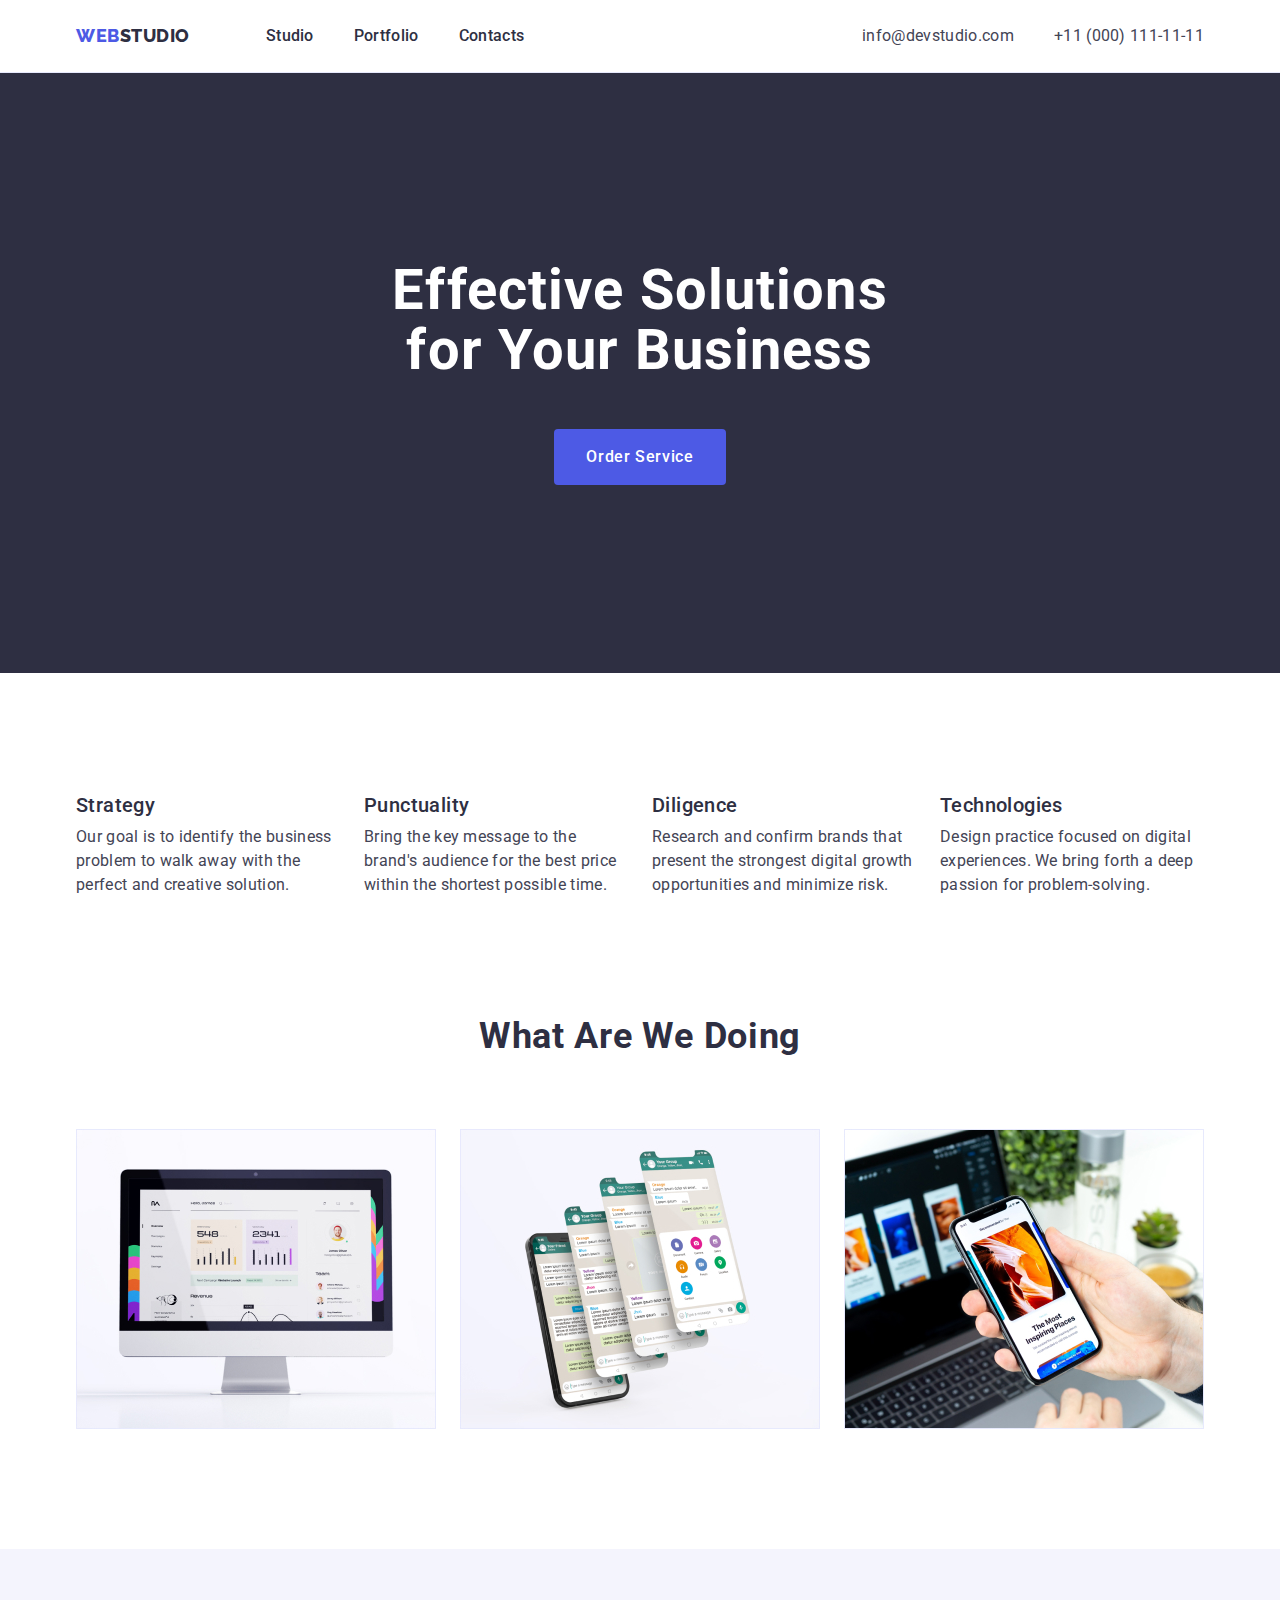
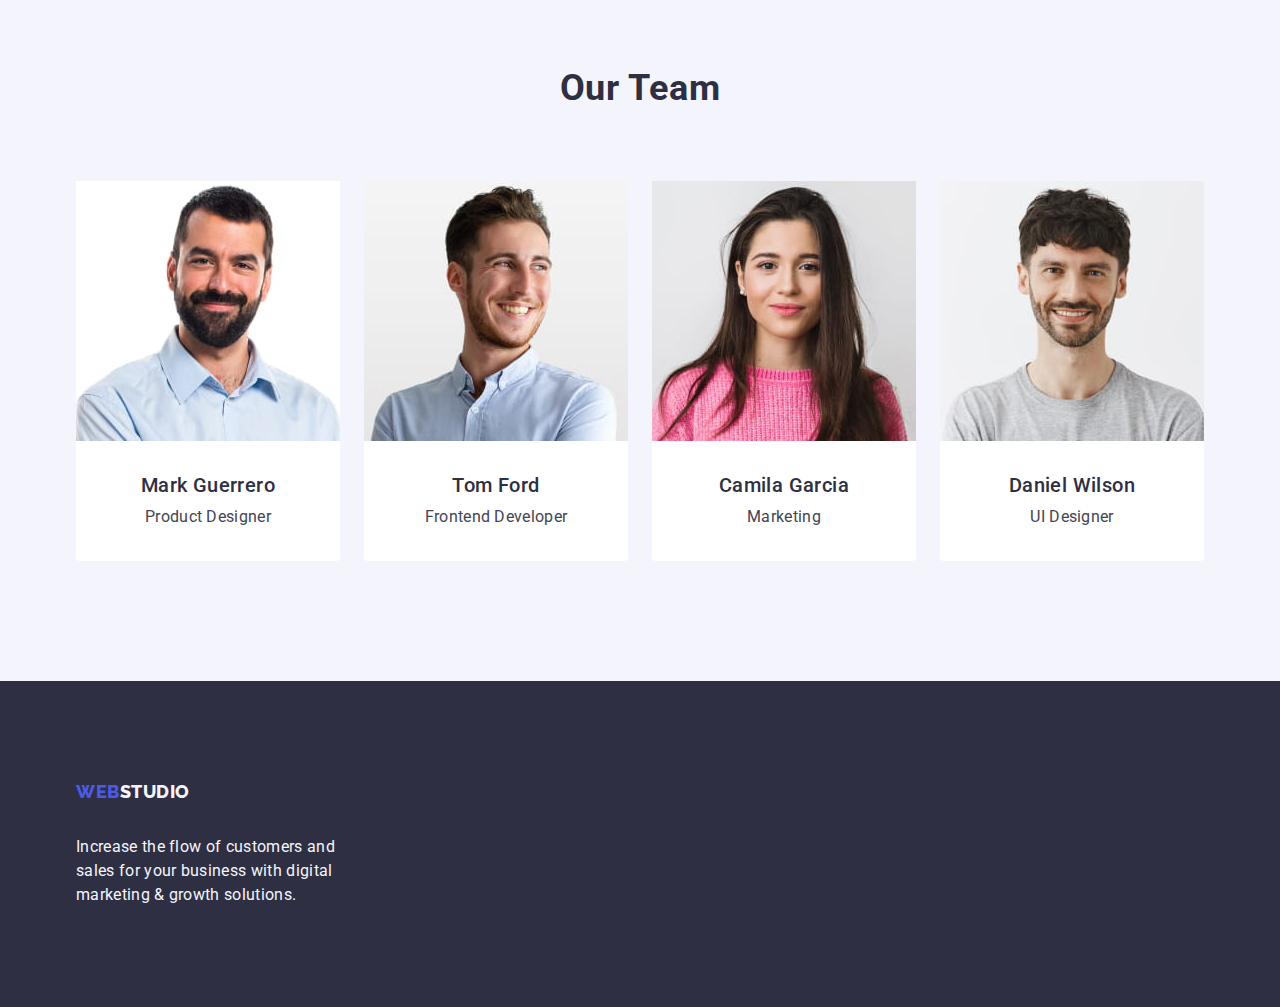
<file: index.html>
<!DOCTYPE html>
<html lang="en">
  <head>
    <meta charset="UTF-8" />
    <meta http-equiv="X-UA-Compatible" content="IE=edge" />
    <meta name="viewport" content="width=device-width>, initial-scale=1.0" />
    <title>WebStudio</title>
    <link rel="preconnect" href="https://fonts.googleapis.com" />
    <link rel="preconnect" href="https://fonts.gstatic.com" crossorigin />

    <link
      href="https://fonts.googleapis.com/css2?family=Montserrat:wght@400;600&family=Raleway:wght@800&family=Roboto+Mono:wght@600&family=Roboto:wght@400;500;700&display=swap"
      rel="stylesheet"
    />
    <link
      href="https://cdn.jsdelivr.net/npm/modern-normalize@2.0.0/modern-normalize.min.css"
      rel="stylesheet"
    />
    <link rel="stylesheet" href="./css/styles.css" />
  </head>
  <body>
    <header class="header">
      <div class="header-container container">
        <nav class="header-nav">
          <a class="header-logo link" href="./index.html">Web<span class="logo">Studio</span></a>
          <ul class="list header-list">
            <li><a class="header-link link" href="./index.html">Studio </a> </li>
            <li><a class="header-link link" href="./portfolio.html">Portfolio</a></li>
            <li><a class="header-link link" href="">Contacts</a></li>
          </ul>
        </nav>
        <address class="address">
          <ul class="header-contacts list contacts-container">
            <li
              ><a class="address-link link" href="mailto:info@devstudio.com"
                >info@devstudio.com</a
              ></li
            >
            <li><a class="address-link link" href="tel:+110001111111">+11 (000) 111-11-11</a></li>
          </ul>
        </address>
      </div>
    </header>

    <main>
      <!--Hero section -->
      <section class="hero-section">
        <div class="container">
          <h1 class="hero-title">Effective Solutions for Your Business</h1>
          <button class="hero-button" type="button">Order Service </button>
        </div>
      </section>

      <!--Section 1 -->
      <section class="goal-section">
        <div class="container">
          <h2 class="visually-hidden">Our goal and mission</h2>
          <ul class="goal-list list">
            <li class="goal-item">
              <h3 class="card-title">Strategy</h3>
              <p class="card-text">
                Our goal is to identify the business problem to walk away with the perfect and
                creative solution.
              </p>
            </li>
            <li class="goal-item">
              <h3 class="card-title">Punctuality</h3>
              <p class="card-text">
                Bring the key message to the brand's audience for the best price within the shortest
                possible time.
              </p>
            </li>
            <li class="goal-item">
              <h3 class="card-title">Diligence</h3>
              <p class="card-text">
                Research and confirm brands that present the strongest digital growth opportunities
                and minimize risk.
              </p>
            </li>
            <li class="goal-item">
              <h3 class="card-title">Technologies</h3>
              <p class="card-text">
                Design practice focused on digital experiences. We bring forth a deep passion for
                problem-solving.
              </p>
            </li>
          </ul>
        </div>
      </section>

      <!--Section 2 -->
      <section class="directions-section section">
        <div class="container">
          <h2 class="subtitle">What are we doing</h2>
          <ul class="directions-list list">
            <li class="directions-item"
              ><img src="./images/monitor.jpg" alt="Monitor" width="360" height="300"
            /></li>
            <li class="directions-item"
              ><img src="./images/messenger.jpg" alt="Messenger" width="360" height="300"
            /></li>
            <li class="directions-item"
              ><img src="./images/mobilephone.jpg" alt="Mobilephone" width="360" height="300"
            /></li>
          </ul>
        </div>
      </section>

      <!--Section 3 -->
      <section class="team-section">
        <div class="container">
          <h2 class="subtitle">Our Team</h2>
          <ul class="team-list list">
            <li class="team-card">
              <img src="./images/mark-guero.jpg" alt="Mark Guero" width="264" height="260" />
              <div class="card-team-description">
                <h3 class="team-card-title card-title">Mark Guerrero</h3>
                <p class="team-card-text card-text">Product Designer</p>
              </div>
            </li>
            <li class="team-card">
              <img src="./images/tom-ford.jpg" alt="Tom Ford" width="264" height="260" />
              <div class="card-team-description">
                <h3 class="team-card-title card-title">Tom Ford</h3>
                <p class="team-card-text card-text">Frontend Developer</p>
              </div>
            </li>
            <li class="team-card">
              <img src="./images/camila-garcia.jpg" alt="Camila Garcia" width="264" height="260" />
              <div class="card-team-description">
                <h3 class="team-card-title card-title">Camila Garcia</h3>
                <p class="team-card-text card-text">Marketing</p>
              </div>
            </li>
            <li class="team-card">
              <img src="./images/daniel-wilson.jpg" alt="Daniel Wilson" width="264" height="260" />
              <div class="card-team-description">
                <h3 class="team-card-title card-title">Daniel Wilson</h3>
                <p class="team-card-text card-text">UI Designer</p>
              </div>
            </li>
          </ul>
        </div>
      </section>
    </main>

    <!--Footer section -->
    <footer class="footer-section">
      <div class="container">
        <a class="header-logo footer-logo link" href="./index.html"
          >Web<span class="logo-accent-white">Studio</span></a
        >
        <p class="footer-text">
          Increase the flow of customers and sales for your business with digital marketing & growth
          solutions.
        </p>
      </div>
    </footer>
  </body>
</html>
</file>
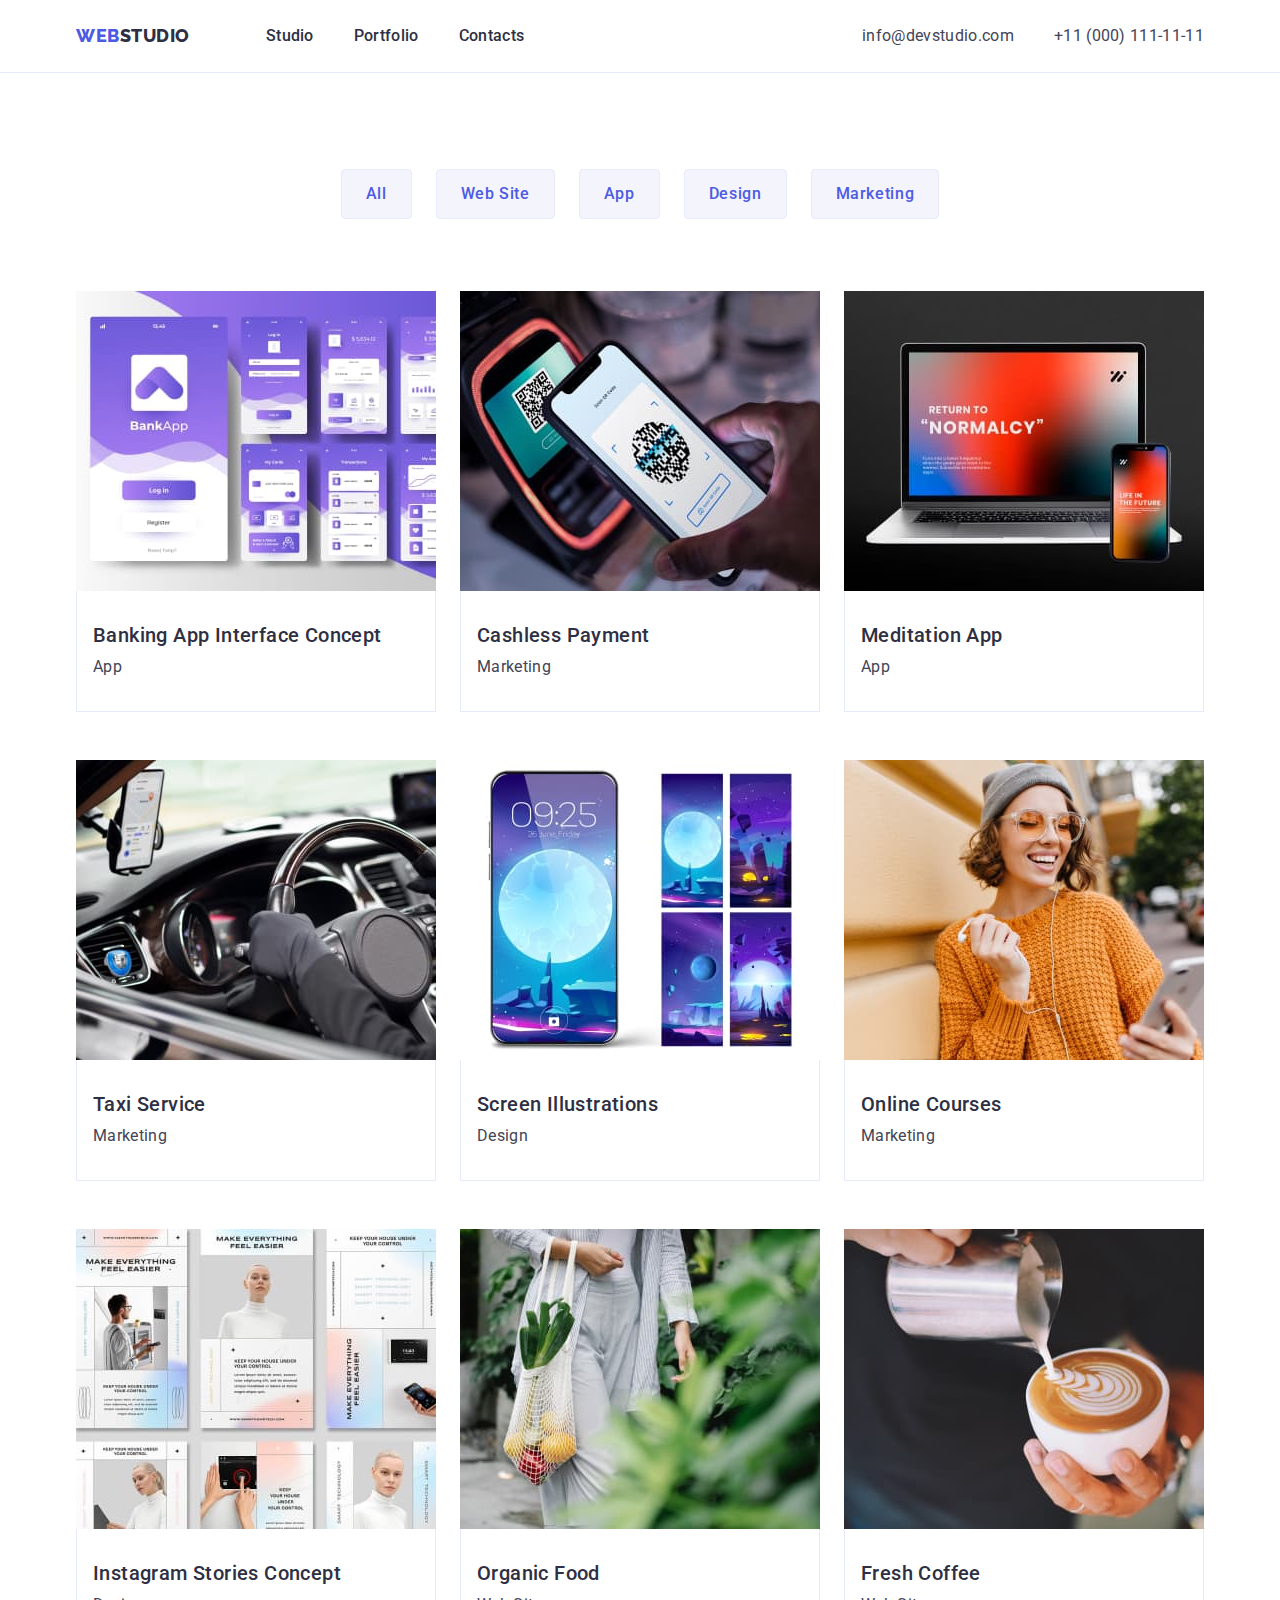
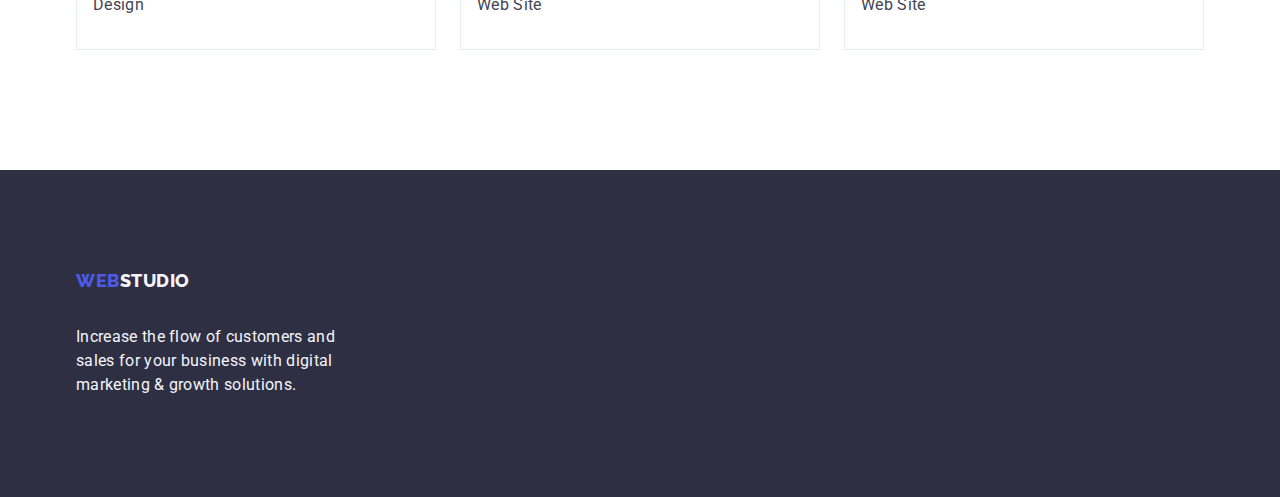
<file: portfolio.html>
<!DOCTYPE html>
<html lang="en">
  <head>
    <meta charset="UTF-8" />
    <meta name="viewport" content="width=device-width, initial-scale=1.0" />
    <title>Portfolio</title>
    <link rel="preconnect" href="https://fonts.googleapis.com" />
    <link rel="preconnect" href="https://fonts.gstatic.com" crossorigin />

    <link
      href="https://fonts.googleapis.com/css2?family=Montserrat:wght@400;600&family=Raleway:wght@800&family=Roboto+Mono:wght@600&family=Roboto:wght@400;500;700&display=swap"
      rel="stylesheet"
    />
    <link
      href="https://cdn.jsdelivr.net/npm/modern-normalize@2.0.0/modern-normalize.min.css"
      rel="stylesheet"
    />
    <link rel="stylesheet" href="./css/styles.css" />
  </head>
  <body>
    <!--Header section-->
    <header class="header">
      <div class="header-container container">
        <nav class="header-nav">
          <a class="header-logo link" href="./index.html">Web<span class="logo">Studio</span></a>
          <ul class="list header-list">
            <li><a class="header-link link" href="./index.html">Studio </a> </li>
            <li><a class="header-link link" href="./portfolio.html">Portfolio</a></li>
            <li><a class="header-link link" href="">Contacts</a></li>
          </ul>
        </nav>
        <address class="address">
          <ul class="header-contacts list contacts-container">
            <li
              ><a class="address-link link" href="mailto:info@devstudio.com"
                >info@devstudio.com</a
              ></li
            >
            <li><a class="address-link link" href="tel:+110001111111">+11 (000) 111-11-11</a></li>
          </ul>
        </address>
      </div>
    </header>

    <!--Main section-->
    <main>
      <section class="products-section">
        <div class="container">
          <h1 class="visually-hidden">Portfolio</h1>
          <ul class="products-list list">
            <li>
              <button class="portfolio-button" type="button">All</button>
            </li>
            <li>
              <button class="portfolio-button" type="button">Web Site</button>
            </li>
            <li>
              <button class="portfolio-button" type="button">App</button>
            </li>
            <li>
              <button class="portfolio-button" type="button">Design</button>
            </li>
            <li>
              <button class="portfolio-button" type="button">Marketing</button>
            </li>
          </ul>
          <ul class="products-item-list list">
            <li class="products-item">
              <a class="link">
                <img src="./images/bank-app.jpg" alt="Bank app" width="360" />

                <div class="card-product-description">
                  <h2 class="card-title">Banking App Interface Concept</h2>
                  <p class="card-text">App</p>
                </div>
              </a>
            </li>
            <li class="products-item">
              <a class="link">
                <img src="./images/terminal.jpg" alt="Bank terminal" width="360" />

                <div class="card-product-description">
                  <h2 class="card-title">Cashless Payment</h2>
                  <p class="card-text">Marketing</p>
                </div>
              </a>
            </li>
            <li class="products-item">
              <a class="link">
                <img src="./images/meditation.jpg" alt="Meditation app" width="360" />

                <div class="card-product-description">
                  <h2 class="card-title">Meditation App</h2>
                  <p class="card-text">App</p>
                </div>
              </a>
            </li>
            <li class="products-item">
              <a class="link">
                <img src="./images/taxi.jpg" alt="Taxi Service" width="360" />

                <div class="card-product-description">
                  <h2 class="card-title">Taxi Service</h2>
                  <p class="card-text">Marketing</p>
                </div>
              </a>
            </li>
            <li class="products-item">
              <a class="link">
                <img src="./images/screen.jpg" alt="Mobilephone Screen" width="360" />

                <div class="card-product-description">
                  <h2 class="card-title">Screen Illustrations</h2>
                  <p class="card-text">Design</p>
                </div>
              </a>
            </li>
            <li class="products-item">
              <a class="link">
                <img src="./images/woman.jpg" alt="Woman" width="360" />
                <div class="card-product-description">
                  <h2 class="card-title">Online Courses</h2>
                  <p class="card-text">Marketing</p>
                </div>
              </a>
            </li>
            <li class="products-item">
              <a class="link">
                <img src="./images/instagram.jpg" alt="Instagramm page" width="360" />

                <div class="card-product-description">
                  <h2 class="card-title">Instagram Stories Concept</h2>
                  <p class="card-text">Design</p>
                </div>
              </a>
            </li>
            <li class="products-item">
              <a class="link">
                <img src="./images/food.jpg" alt="Food" width="360" />

                <div class="card-product-description">
                  <h2 class="card-title">Organic Food</h2>
                  <p class="card-text">Web Site</p>
                </div>
              </a>
            </li>
            <li class="products-item">
              <a class="link">
                <img src="./images/coffee.jpg" alt="Coffee" width="360" />

                <div class="card-product-description">
                  <h2 class="card-title">Fresh Coffee</h2>
                  <p class="card-text">Web Site</p>
                </div>
              </a>
            </li>
          </ul>
        </div>
      </section>
    </main>
    <!--Footer section -->
    <footer class="footer-section">
      <div class="container">
        <a class="header-logo footer-logo link" href="./index.html"
          >Web<span class="logo-accent-white">Studio</span></a
        >
        <p class="footer-text">
          Increase the flow of customers and sales for your business with digital marketing & growth
          solutions.
        </p>
      </div>
    </footer>
  </body>
</html>
</file>
<file: css/styles.css>
:root {
    --title-color-black: #2E2F42;
    --grey-color: #434455;
    --link-color: #404BBF;
    --accent-color: #4D5AE5;
    --accent-color-white: #F4F4FD;
    --title-color: #FFFFFF;
    --border-color:#E7E9FC;
}

body {
font-family: "Roboto", sans-serif;  
color: var(--grey-color);
background-color: var(--title-color);
}

img {
display: block;
max-width: 100%;
height: auto;
}

.list {
list-style: none;
}
.address {
font-style: normal;
} 
h1,
h2,
h3,
h4,
h5,
h6,
p {
margin: 0;
}
ul, ol {
list-style: none;
margin: 0;
padding: 0;
}
.address-link {
color: var(--grey-color);
}

.address-link:hover, .address-link:focus{
 color: var(--link-color);
}  

.header {
border-bottom: 1px solid var(--cornflower, #E7E9FC);
}

.header-nav {
display: flex;
justify-content: space-between;
align-items: center;
}
.header-logo {
font-family: "Raleway", sans-serif;
color: var(--accent-color);
font-weight: 800;
font-size: 18px;
 line-height: 1.17;
letter-spacing: 0.03em;
text-transform: uppercase;  
margin-right: 76px;
display: inline-block;
}
.footer-logo {
margin-bottom: 16px;
}

.link {
text-decoration: none;
}
.logo {
color: var(--title-color-black);
}
.logo-accent {
color: var(--accent-color);
}

.logo-accent-white {
 color: var(--accent-color-white);
}

.header-container {
    display: flex;
    justify-content: space-between;
    align-items: center;
}

.header-list {
    display: flex;
    justify-content: space-between;
    align-items: center;
    gap: 40px;
}

.header-link {  
font-weight: 500;
line-height: 1.5;
letter-spacing: 0.02em;
color: var(--title-color-black);
padding: 24px 0;
display: block;
}

.header-link:hover, .header-link:focus {
 color: var(--link-color);
}

.header-contacts {
display: flex;
justify-content: space-between;
align-items: center;
gap: 40px;
line-height: 1.5;
letter-spacing: 0.02em;
color: var(--grey-color);
}
.hero-section {
padding-top: 188px; 
padding-bottom: 188px;   
}

.hero-section, .footer-section {
background-color: var(--title-color-black);
}

.hero-title {
font-size: 56px;
line-height: 60px;
text-align: center;
letter-spacing: 0.02em;
line-height: 1.07;
color: var(--title-color);
max-width: 496px;
margin-right: auto;
margin-left: auto;
margin-bottom: 48px;
}
.hero-button {
display: block;
background-color: var(--accent-color);
font-weight: 500;
line-height: 1.5;
letter-spacing: 0.04em;
color: var(--title-color);
cursor: pointer;
min-width: 169px;
height: 56px;
padding: 16px  32px;
margin: 0% auto;
border: none;
border-radius: 4px;
}

.hero-button:hover, .hero-button:focus {
background-color: var(--link-color);
}
.goal-section {
padding: 120px 0;
}

.goal-list {
display: flex;
justify-content: space-between;
align-items: start;
margin: 0 auto;
gap: 24px;
}
.goal-item {
width: 264px;
}

.directions-section {
padding-bottom: 120px
}

.directions-list {
display: flex;
gap: 24px;
}

.card-title {
font-weight: 500;
font-size: 20px;
line-height: 1.2;
letter-spacing: 0.02em;
color: var(--title-color-black);
margin-bottom: 8px;
}

.card-text {
line-height: 1.5;
letter-spacing: 0.02em;
color: var(--grey-color);
}

.team-card-text {
text-align: center;
}

.team-card-title {
text-align: center;
}


.team-section {
background-color: var(--accent-color-white);
padding-top: 120px;
padding-bottom: 120px;
}
.team-list {
display: flex;
justify-content: space-between;
gap: 24px;
}
.section {
background-color: var(--title-color);

}

.products-section {
padding-top: 96px;
padding-bottom: 120px;
}

.subtitle {
font-size: 36px;
line-height: 1.11;
text-align: center;
letter-spacing: 0.02em;
text-transform: capitalize;
color: var(--title-color-black);
margin-bottom: 72px;
}

.footer-section {
padding-bottom: 100px;
padding-top: 100px;
}

.footer-text {
line-height: 1.5;
letter-spacing: 0.02em;
color: var(--accent-color-white);
max-width: 264px;
margin-top: 17.5px;
}
.portfolio-button {
font-weight: 500;
line-height: 1.5;
text-align: center;
letter-spacing: 0.04em;
color: var(--accent-color);
background-color: var(--accent-color-white);
border: 1px solid var(--border-color);
cursor: pointer;
padding: 12px 24px;
border-radius: 4px;
}

.portfolio-button:hover, .portfolio-button:focus {
color: var(--title-color);
background-color: var(--link-color);
border: 1px solid transparent;
}

.list {
list-style: none;
}

.team-card {
background-color: var(--title-color);
width: calc((100% - 72px) / 4);
border-radius: 0px 0px 4px 4px;
}

.container {
  width: 1158px;  
  margin-left: auto;
  margin-right: auto;
  padding-left: 15px;
  padding-right: 15px;
}

.visually-hidden {
    position: absolute;
    width: 1px;
    height: 1px;
    margin: -1px;
    border: 0;
    padding: 0;
    white-space: nowrap;
    clip-path: inset(100%);
    clip: rect(0 0 0 0);
    overflow: hidden;
}

.products-list {
    display: flex;
    gap: 24px;
    justify-content: center;
    margin-bottom: 72px;
}

.products-item-list {
display: flex;
gap: 48px 24px;
flex-wrap: wrap;
}

.card-team-description {
padding: 32px 16px;
}

.card-product-description {
padding: 32px 16px;
border: 1px solid var(--cornflower, #E7E9FC);
border-top: none;
}
.directions-item {
flex-basis: calc((100% - 2 * 24px) / 3);
}
.products-item {
width: calc((100% - 48px) / 3);
}
</file>
